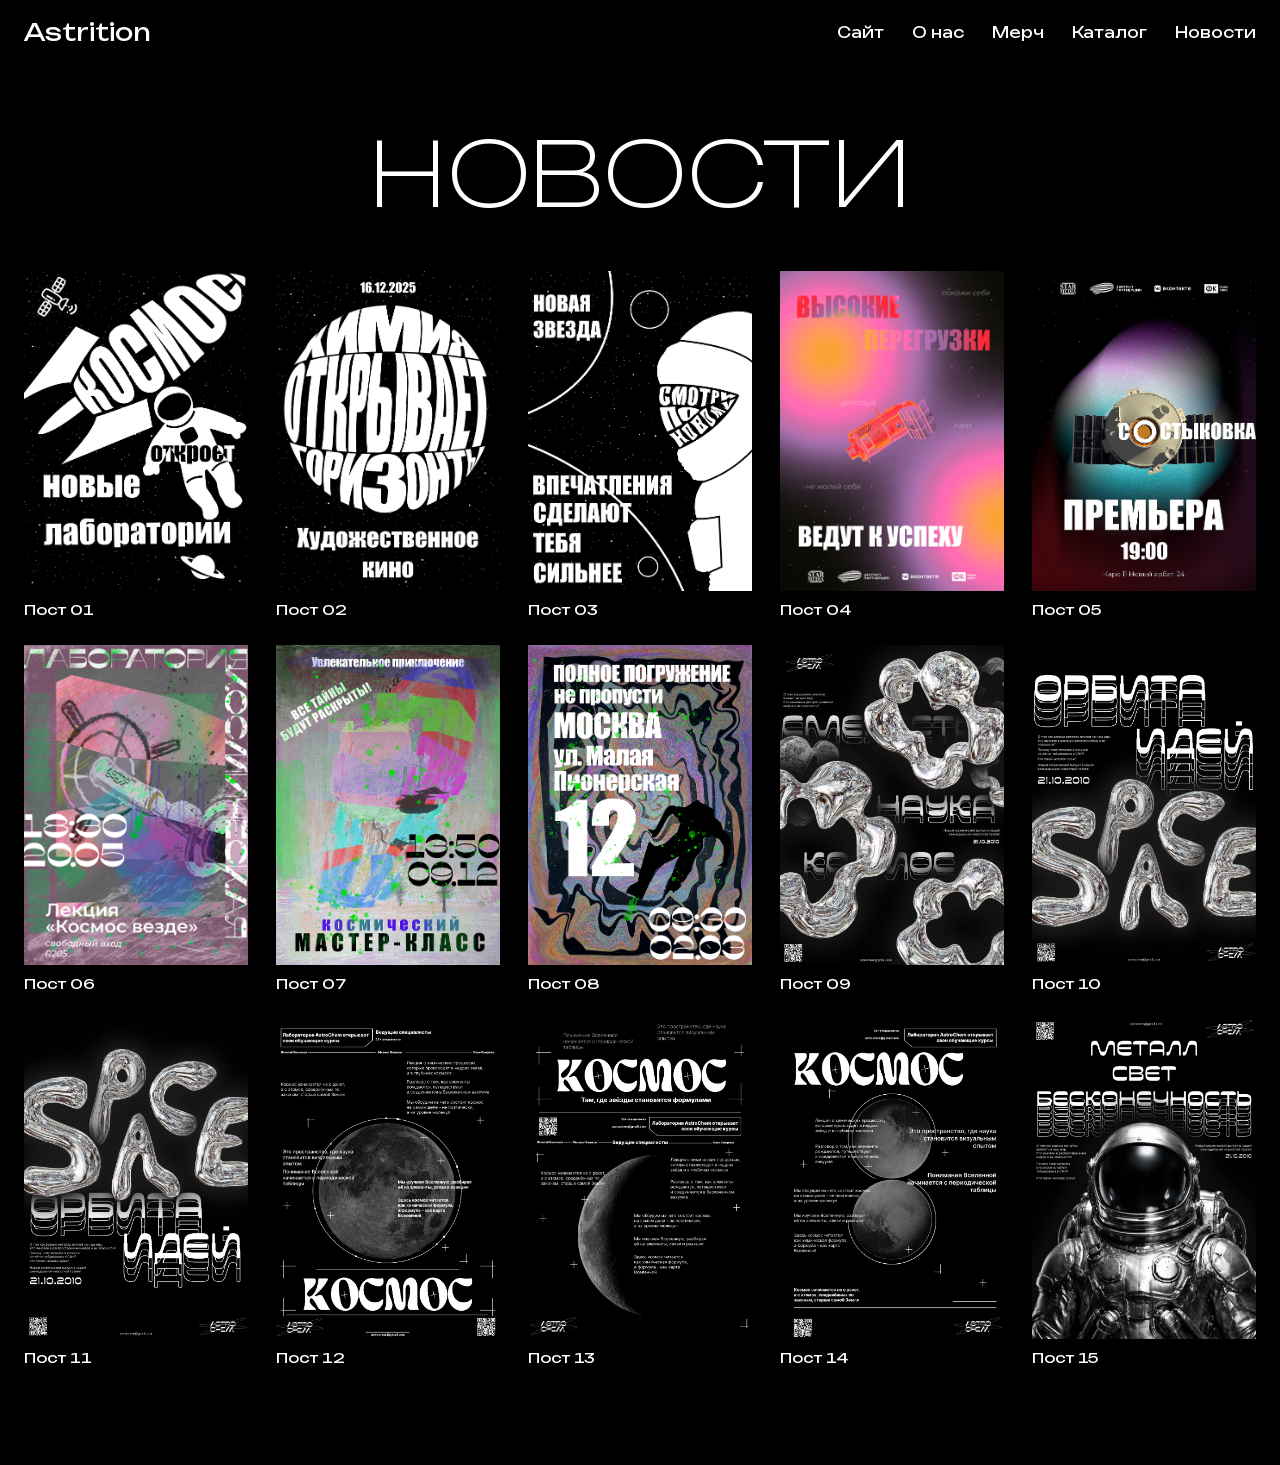
<file: news.html>
<!doctype html>
<html lang="ru">
<head>
    <meta charset="UTF-8">
    <meta name="viewport" content="width=device-width, initial-scale=1, viewport-fit=cover">
    <title>Новости — Astrition</title>
    <link rel="stylesheet" href="css/reset.css">
    <link rel="stylesheet" href="css/fonts.css">
    <link rel="stylesheet" href="css/news.css">
</head>
<body>
<header class="news-header">
    <a class="news-header__logo" href="index.html">Astrition</a>
    <nav class="news-header__nav" aria-label="Основная навигация">
        <a href="https://qwixxxich.github.io/poster-js/">Сайт</a>
        <a href="404.html">О нас</a>
        <a href="404.html">Мерч</a>
        <a href="catalog.html">Каталог</a>
        <a href="news.html">Новости</a>
    </nav>
</header>
<main class="news">
    <h1 class="news__title">Новости</h1>
    <div class="news__grid">
        <a class="news-card" href="404.html"><img src="assets/img/art/1.png" alt="Пост 1"><span>Пост 01</span></a>
        <a class="news-card" href="404.html"><img src="assets/img/art/2.png" alt="Пост 2"><span>Пост 02</span></a>
        <a class="news-card" href="404.html"><img src="assets/img/art/3.png" alt="Пост 3"><span>Пост 03</span></a>
        <a class="news-card" href="404.html"><img src="assets/img/art/4.png" alt="Пост 4"><span>Пост 04</span></a>
        <a class="news-card" href="404.html"><img src="assets/img/art/5.png" alt="Пост 5"><span>Пост 05</span></a>
        <a class="news-card" href="404.html"><img src="assets/img/art/6.png" alt="Пост 6"><span>Пост 06</span></a>
        <a class="news-card" href="404.html"><img src="assets/img/art/7.png" alt="Пост 7"><span>Пост 07</span></a>
        <a class="news-card" href="404.html"><img src="assets/img/art/8.png" alt="Пост 8"><span>Пост 08</span></a>
        <a class="news-card" href="404.html"><img src="assets/img/art/9.png" alt="Пост 9"><span>Пост 09</span></a>
        <a class="news-card" href="404.html"><img src="assets/img/art/10.png" alt="Пост 10"><span>Пост 10</span></a>
        <a class="news-card" href="404.html"><img src="assets/img/art/11.png" alt="Пост 11"><span>Пост 11</span></a>
        <a class="news-card" href="404.html"><img src="assets/img/art/12.png" alt="Пост 12"><span>Пост 12</span></a>
        <a class="news-card" href="404.html"><img src="assets/img/art/13.png" alt="Пост 13"><span>Пост 13</span></a>
        <a class="news-card" href="404.html"><img src="assets/img/art/14.png" alt="Пост 14"><span>Пост 14</span></a>
        <a class="news-card" href="404.html"><img src="assets/img/art/15.png" alt="Пост 15"><span>Пост 15</span></a>
    </div>
</main>
</body>
</html>
</file>
<file: css/fonts.css>
@font-face {
    font-family: "Bounded";
    src: url("../assets/fonts/Bounded-Variable.ttf") format("truetype-variations");
    font-weight: 100 900;
    font-style: normal;
    font-display: swap;
}
</file>
<file: css/news.css>
* {
    box-sizing: border-box;
    font-family: "Bounded", sans-serif;
    text-decoration: none;
}

html,
body {
    margin: 0;
    background: #000;
}

body {
    min-width: 320px;
    color: #fff;
}

.news-header {
    display: flex;
    align-items: center;
    justify-content: space-between;
    gap: 24px;
    width: 100%;
    padding: 20px 24px;
}

.news-header__logo,
.news-header__nav a {
    color: #fff;
}

.news-header__logo {
    font-size: 24px;
}

.news-header__nav {
    display: flex;
    flex-wrap: wrap;
    justify-content: flex-end;
    gap: 28px;
    font-size: 15px;
}

.news {
    display: flex;
    flex-direction: column;
    align-items: center;
    gap: 56px;
    width: 100%;
    padding: 70px 24px 100px;
}

.news__title {
    margin: 0;
    font-size: clamp(48px, 7vw, 104px);
    font-weight: 200;
    line-height: 0.9;
    text-align: center;
    text-transform: uppercase;
}

.news__grid {
    display: grid;
    grid-template-columns: repeat(auto-fit, minmax(220px, 1fr));
    gap: 28px;
    width: min(100%, 1320px);
}

.news-card {
    display: flex;
    flex-direction: column;
    gap: 12px;
    min-width: 0;
    color: #fff;
    font-size: 14px;
    transition: transform 0.25s ease;
}

.news-card:hover,
.news-card:focus-visible {
    outline: 0;
    transform: translateY(-8px);
}

.news-card img {
    display: block;
    width: 100%;
    aspect-ratio: 0.7;
    object-fit: cover;
}

@media (max-width: 640px) {
    .news-header {
        align-items: flex-start;
        flex-direction: column;
    }

    .news-header__nav {
        justify-content: flex-start;
    }

    .news {
        gap: 40px;
        padding-top: 48px;
    }

    .news__grid {
        grid-template-columns: 1fr;
        max-width: 360px;
    }
}
</file>
